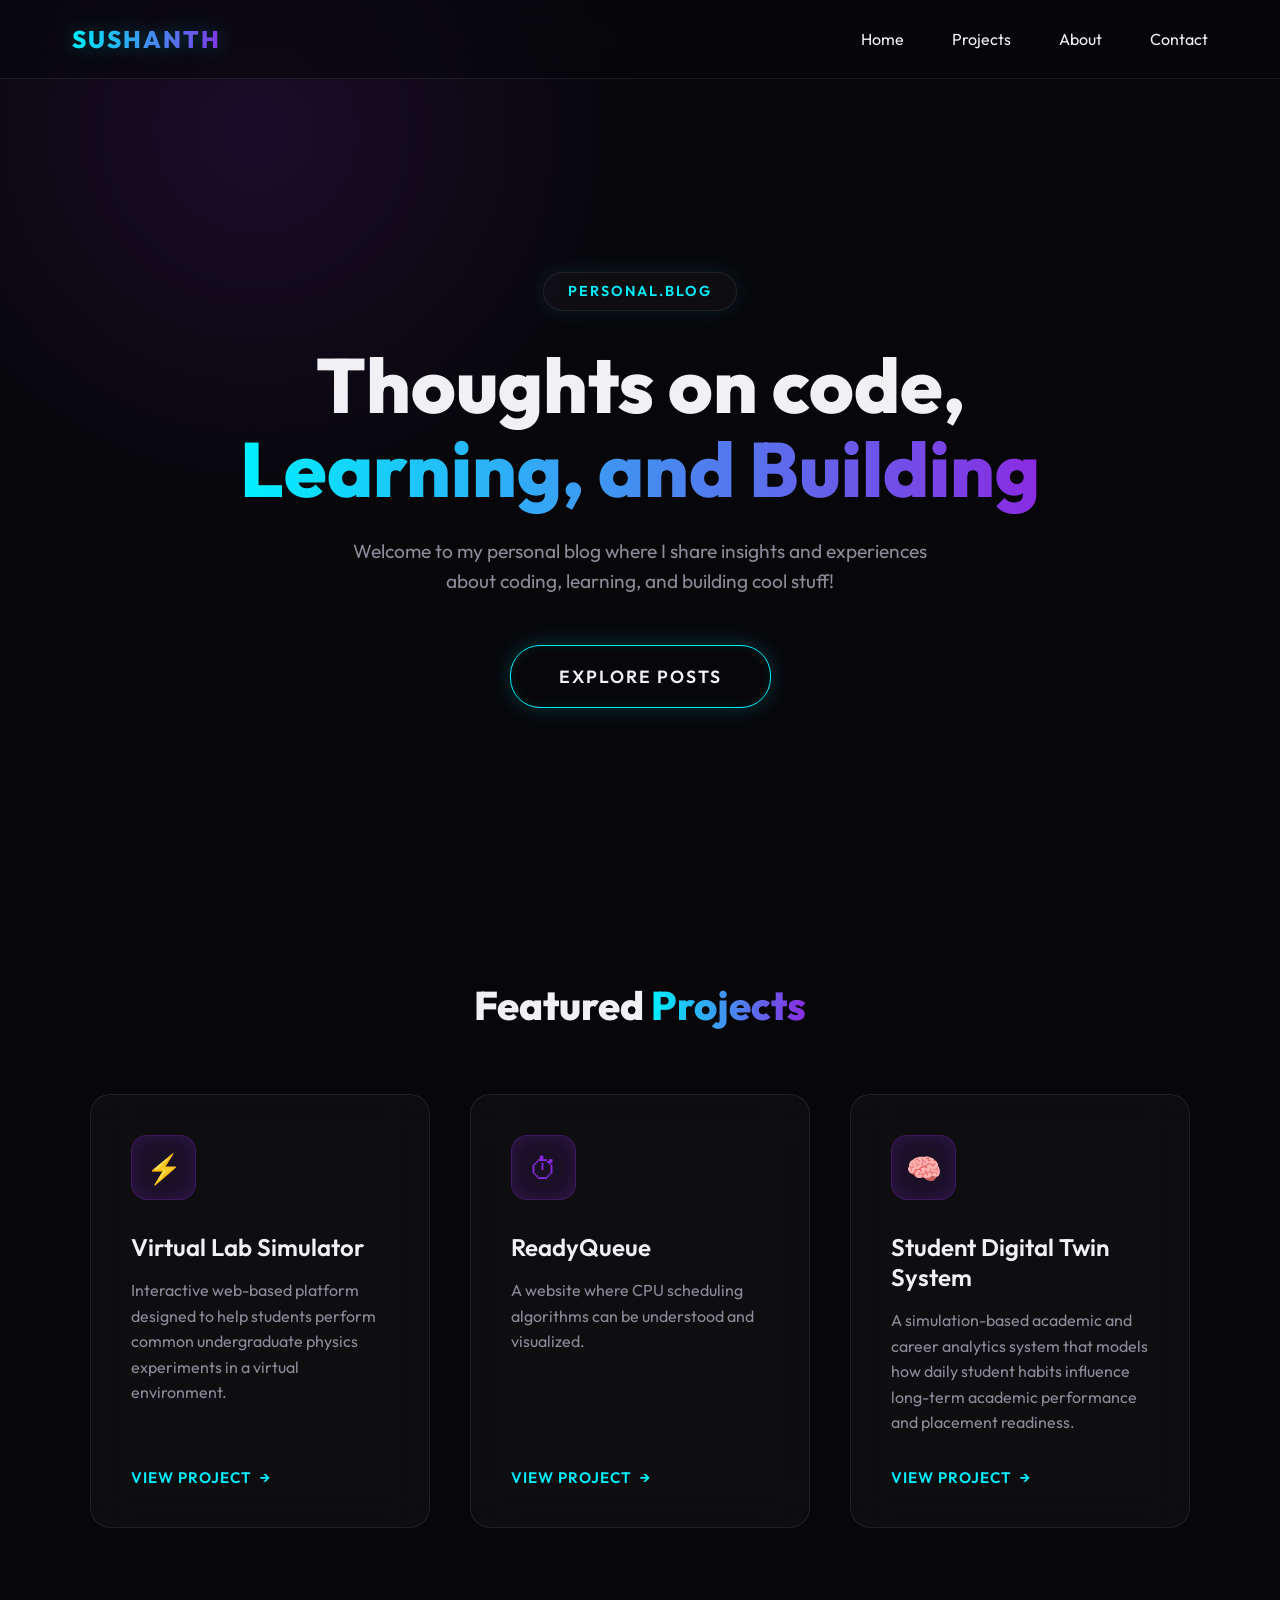
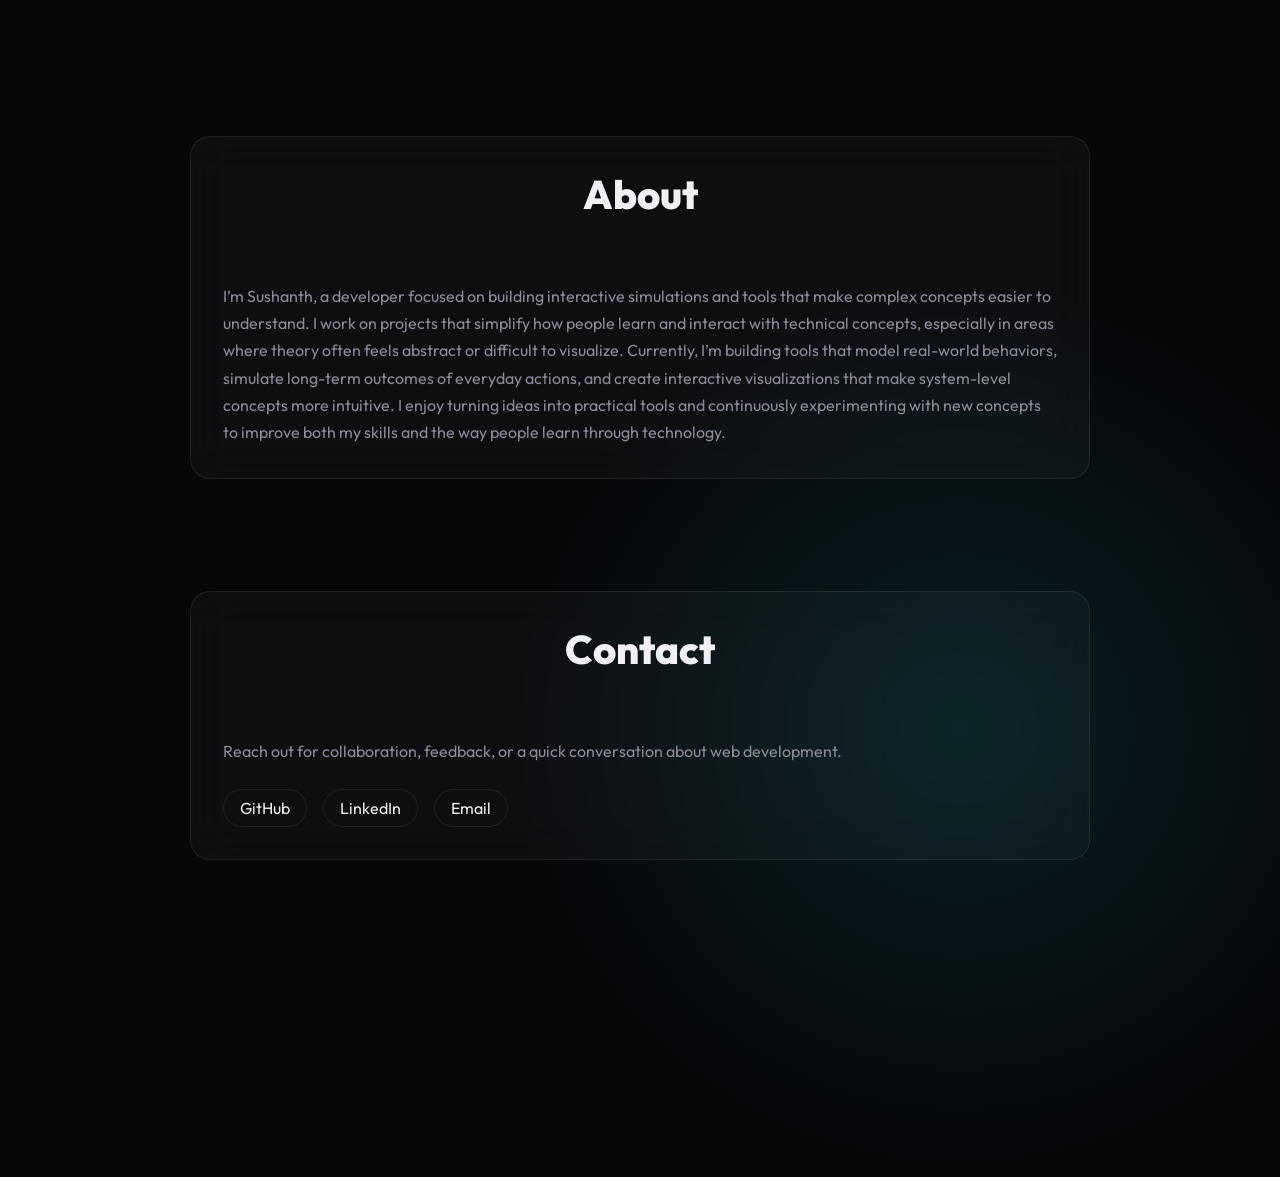
<file: index.html>
<!DOCTYPE html>
<html lang="en">
<head>
    <meta charset="UTF-8">
    <meta name="viewport" content="width=device-width, initial-scale=1.0">
    <title>Sushanth | Personal Blog</title>
    <!-- Modern futuristic font: Outfit -->
    <link rel="preconnect" href="https://fonts.googleapis.com">
    <link rel="preconnect" href="https://fonts.gstatic.com" crossorigin>
    <link href="https://fonts.googleapis.com/css2?family=Outfit:wght@300;400;600;800&display=swap" rel="stylesheet">
    <style>
        :root {
            --bg-dark: #07070a;
            --text-light: #f0f0f5;
            --text-muted: #8b8b99;
            --neon-blue: #00f0ff;
            --neon-purple: #8a2be2;
            /* Glassmorphism Variables */
            --glass-bg: rgba(255, 255, 255, 0.03);
            --glass-border: rgba(255, 255, 255, 0.08);
            --glow-gradient: linear-gradient(90deg, var(--neon-blue), var(--neon-purple));
        }

        * {
            margin: 0;
            padding: 0;
            box-sizing: border-box;
        }

        body {
            font-family: 'Outfit', sans-serif;
            background-color: var(--bg-dark);
            color: var(--text-light);
            min-height: 100vh;
            overflow-x: hidden;
            display: flex;
            flex-direction: column;
            align-items: center;
            position: relative;
        }

        /* Ambient Background Glows */
        body::before {
            content: '';
            position: absolute;
            top: -10%;
            left: -10%;
            width: 60vw;
            height: 60vw;
            border-radius: 50%;
            background: radial-gradient(circle, rgba(138, 43, 226, 0.15) 0%, rgba(0, 0, 0, 0) 70%);
            z-index: -1;
            pointer-events: none;
        }

        body::after {
            content: '';
            position: absolute;
            bottom: -10%;
            right: -10%;
            width: 70vw;
            height: 70vw;
            border-radius: 50%;
            background: radial-gradient(circle, rgba(0, 240, 255, 0.1) 0%, rgba(0, 0, 0, 0) 70%);
            z-index: -1;
            pointer-events: none;
        }

        a {
            text-decoration: none;
            color: inherit;
        }

        .container {
            width: 100%;
            max-width: 1200px;
            padding: 0 2rem;
            display: flex;
            flex-direction: column;
            align-items: center;
        }

        /* --- Navbar --- */
        nav {
            width: 100%;
            padding: 1.5rem 0;
            display: flex;
            justify-content: space-between;
            align-items: center;
            position: fixed;
            top: 0;
            z-index: 100;
            backdrop-filter: blur(16px);
            -webkit-backdrop-filter: blur(16px);
            background: rgba(7, 7, 10, 0.6);
            border-bottom: 1px solid var(--glass-border);
        }

        .nav-container {
            width: 100%;
            max-width: 1200px;
            margin: 0 auto;
            padding: 0 2rem;
            display: flex;
            justify-content: space-between;
            align-items: center;
        }

        .logo {
            font-size: 1.5rem;
            font-weight: 800;
            letter-spacing: 2px;
            text-transform: uppercase;
            background: var(--glow-gradient);
            -webkit-background-clip: text; /* Ensures gradient only applies to text */
            background-clip: text;
            color: transparent;
            text-shadow: 0 0 20px rgba(0, 240, 255, 0.3);
        }

        .nav-links {
            display: flex;
            gap: 3rem;
        }

        .menu-toggle {
            display: none;
            background: transparent;
            border: 1px solid var(--glass-border);
            color: var(--text-light);
            border-radius: 8px;
            padding: 0.4rem 0.7rem;
            font-size: 1rem;
            cursor: pointer;
        }

        .nav-links a {
            font-size: 1rem;
            font-weight: 400;
            color: var(--text-light);
            transition: all 0.3s ease;
            position: relative;
        }

        .nav-links a:hover {
            color: var(--neon-blue);
            text-shadow: 0 0 10px rgba(0, 240, 255, 0.6);
        }

        /* Glow underline effect on hover */
        .nav-links a::after {
            content: '';
            position: absolute;
            bottom: -6px;
            left: 0;
            width: 0;
            height: 2px;
            background: var(--glow-gradient);
            transition: width 0.3s ease;
            box-shadow: 0 0 10px var(--neon-purple);
        }

        .nav-links a:hover::after {
            width: 100%;
        }

        /* --- Hero Section --- */
        .hero {
            min-height: 100vh;
            display: flex;
            flex-direction: column;
            justify-content: center;
            align-items: center;
            text-align: center;
            padding-top: 80px; /* offset for fixed navbar */
        }

        .hero-badge {
            background: var(--glass-bg);
            border: 1px solid var(--glass-border);
            padding: 0.6rem 1.5rem;
            border-radius: 30px;
            backdrop-filter: blur(10px);
            font-size: 0.9rem;
            font-weight: 600;
            letter-spacing: 2px;
            margin-bottom: 2rem;
            color: var(--neon-blue);
            box-shadow: 0 0 20px rgba(0, 240, 255, 0.1);
            text-transform: uppercase;
        }

        .hero h1 {
            font-size: clamp(3rem, 6vw, 5rem);
            line-height: 1.1;
            font-weight: 800;
            margin-bottom: 1.5rem;
        }

        .text-gradient {
            background: var(--glow-gradient);
            -webkit-background-clip: text;
            background-clip: text;
            color: transparent;
        }

        .hero p {
            font-size: 1.2rem;
            color: var(--text-muted);
            max-width: 600px;
            margin-bottom: 3rem;
            line-height: 1.6;
        }

        /* CTA Button */
        .btn {
            display: inline-block;
            padding: 1.2rem 3rem;
            font-size: 1.1rem;
            font-weight: 600;
            border-radius: 30px;
            background: transparent;
            color: var(--text-light);
            border: 1px solid var(--neon-blue);
            position: relative;
            overflow: hidden;
            transition: all 0.4s ease;
            cursor: pointer;
            z-index: 1;
            text-transform: uppercase;
            letter-spacing: 2px;
            box-shadow: 0 0 20px rgba(0, 240, 255, 0.2), inset 0 0 10px rgba(0, 240, 255, 0.1);
        }

        .btn::before {
            content: '';
            position: absolute;
            top: 0;
            left: 0;
            width: 0;
            height: 100%;
            background: var(--glow-gradient);
            z-index: -1;
            transition: width 0.4s ease;
        }

        .btn:hover {
            border-color: transparent;
            box-shadow: 0 0 30px rgba(138, 43, 226, 0.6);
            color: #fff;
        }

        .btn:hover::before {
            width: 100%;
        }

        /* --- Projects Section --- */
        .projects-section {
            width: 100%;
            padding: 5rem 0 10rem;
            display: flex;
            flex-direction: column;
            align-items: center;
        }

        .info-section {
            width: 100%;
            padding: 3rem 0;
        }

        .info-wrap {
            width: 100%;
            max-width: 900px;
            margin: 0 auto;
            background: var(--glass-bg);
            border: 1px solid var(--glass-border);
            border-radius: 20px;
            padding: 2rem;
            backdrop-filter: blur(20px);
            -webkit-backdrop-filter: blur(20px);
        }

        .info-wrap p {
            margin-top: 1rem;
            line-height: 1.7;
            color: var(--text-muted);
        }

        .contact-links {
            margin-top: 1.5rem;
            display: flex;
            flex-wrap: wrap;
            gap: 1rem;
        }

        .contact-links a {
            border: 1px solid var(--glass-border);
            border-radius: 999px;
            padding: 0.5rem 1rem;
            color: var(--text-light);
            transition: all 0.3s ease;
        }

        .contact-links a:hover {
            color: var(--neon-blue);
            border-color: rgba(0, 240, 255, 0.45);
        }

        .section-title {
            text-align: center;
            font-size: 2.5rem;
            margin-bottom: 4rem;
            font-weight: 800;
        }

        .projects-grid {
            display: grid;
            grid-template-columns: repeat(auto-fit, minmax(320px, 1fr));
            gap: 2.5rem;
            width: 100%;
            max-width: 1100px;
        }

        .card-link-wrap {
            display: flex;
            width: 100%;
            color: inherit;
        }

        /* Project Cards wrapper */
        .card {
            background: var(--glass-bg);
            border: 1px solid var(--glass-border);
            border-radius: 20px;
            padding: 2.5rem;
            backdrop-filter: blur(20px);
            -webkit-backdrop-filter: blur(20px);
            transition: all 0.4s cubic-bezier(0.175, 0.885, 0.32, 1.275);
            position: relative;
            overflow: hidden;
            display: flex;
            flex-direction: column;
            width: 100%;
            min-height: 360px;
        }

        /* Glossy shine effect */
        .card::before {
            content: '';
            position: absolute;
            top: 0;
            left: -100%;
            width: 50%;
            height: 100%;
            background: linear-gradient(
                90deg,
                transparent,
                rgba(255, 255, 255, 0.04),
                transparent
            );
            transform: skewX(-20deg);
            transition: left 0.7s ease;
        }

        .card:hover {
            transform: translateY(-6px) scale(1.02);
            border-color: rgba(255, 255, 255, 0.15);
            background: rgba(255, 255, 255, 0.05);
            box-shadow: 0 20px 40px rgba(0, 0, 0, 0.5),
                        0 0 40px rgba(0, 240, 255, 0.15);
        }

        .card:hover::before {
            left: 200%;
        }

        .card-icon {
            width: 65px;
            height: 65px;
            border-radius: 16px;
            background: rgba(138, 43, 226, 0.1);
            display: flex;
            align-items: center;
            justify-content: center;
            margin-bottom: 2rem;
            border: 1px solid rgba(138, 43, 226, 0.3);
            color: var(--neon-purple);
            font-size: 1.8rem;
            box-shadow: inset 0 0 20px rgba(138, 43, 226, 0.2);
            transition: transform 0.3s ease, box-shadow 0.3s ease;
        }

        .card:nth-child(2) .card-icon {
            background: rgba(0, 240, 255, 0.1);
            border-color: rgba(0, 240, 255, 0.3);
            color: var(--neon-blue);
            box-shadow: inset 0 0 20px rgba(0, 240, 255, 0.2);
        }

        .card:nth-child(3) .card-icon {
            background: rgba(255, 0, 255, 0.1);
            border-color: rgba(255, 0, 255, 0.3);
            color: #ff00ff;
            box-shadow: inset 0 0 20px rgba(255, 0, 255, 0.2);
        }

        .card:hover .card-icon {
            transform: scale(1.1);
        }

        .card-title {
            font-size: 1.5rem;
            font-weight: 600;
            margin-bottom: 1rem;
            color: var(--text-light);
        }

        .card-desc {
            color: var(--text-muted);
            line-height: 1.6;
            margin-bottom: 2rem;
            flex-grow: 1; /* Pushes the link to the bottom */
        }

        .card-link {
            font-size: 0.95rem;
            font-weight: 600;
            text-transform: uppercase;
            letter-spacing: 1px;
            color: var(--neon-blue);
            display: inline-flex;
            align-items: center;
            gap: 0.5rem;
            transition: all 0.3s ease;
            margin-top: auto;
        }

        .card-link span {
            transition: transform 0.3s ease;
        }

        .card-link:hover {
            gap: 0.8rem;
            color: #fff;
            text-shadow: 0 0 10px rgba(0, 240, 255, 0.8);
        }

        .card-link:hover span {
            transform: translateX(5px);
        }

        .info-section {
            margin-bottom: 1rem;
        }

        /* Responsive */
        @media (max-width: 768px) {
            .menu-toggle {
                display: inline-block;
            }

            .nav-links {
                display: none; /* simple mobile version */
                position: absolute;
                top: 100%;
                left: 0;
                right: 0;
                padding: 1rem 2rem;
                background: rgba(7, 7, 10, 0.95);
                border-bottom: 1px solid var(--glass-border);
                flex-direction: column;
                gap: 1rem;
            }

            .nav-links.is-open {
                display: flex;
            }

            .hero p {
                font-size: 1rem;
            }

            .info-wrap {
                padding: 1.3rem;
            }

            .card {
                min-height: 320px;
            }
        }
    </style>
</head>
<body>

    <!-- Navigation Bar -->
    <nav aria-label="Primary navigation">
        <div class="nav-container">
            <a href="#" class="logo">Sushanth</a>
            <button
                class="menu-toggle"
                type="button"
                aria-expanded="false"
                aria-controls="primary-nav-links"
                data-menu-toggle
            >
                Menu
            </button>
            <div class="nav-links" id="primary-nav-links" data-nav-links>
                <a href="#home">Home</a>
                <a href="#posts">Projects</a>
                <a href="#about">About</a>
                <a href="#contact">Contact</a>
            </div>
        </div>
    </nav>

    <main class="container" id="home">
        <!-- Hero Section -->
        <header class="hero">
            <div class="hero-badge">PERSONAL.BLOG</div>
            <h1>Thoughts on code,<br><span class="text-gradient">Learning, and Building</span></h1>
            <p>Welcome to my personal blog where I share insights and experiences about coding, learning, and building cool stuff!</p>
            <a href="#posts" class="btn">Explore Posts</a>
        </header>

        <!-- Projects Section -->
        <section class="projects-section" id="posts" data-reveal>
            <h2 class="section-title">Featured <span class="text-gradient">Projects</span></h2>
            
            <div class="projects-grid">
                <!-- Card 1 -->
                <a href="virtual-lab.html" class="card-link-wrap" aria-label="Open Virtual Lab Simulator project">
                    <article class="card" data-reveal>
                        <div class="card-icon">⚡</div>
                        <h3 class="card-title">Virtual Lab Simulator</h3>
                        <p class="card-desc">Interactive web-based platform designed to help students perform common undergraduate physics experiments in a virtual environment.</p>
                        <p class="card-link">View Project <span>→</span></p>
                    </article>
                </a>

                <!-- Card 2 -->
                <a href="ready-queue.html" class="card-link-wrap" aria-label="Open ReadyQueue project">
                    <article class="card" data-reveal>
                        <div class="card-icon">⏱</div>
                        <h3 class="card-title">ReadyQueue</h3>
                        <p class="card-desc">A website where CPU scheduling algorithms can be understood and visualized.</p>
                        <p class="card-link">View Project <span>→</span></p>
                    </article>
                </a>

                <!-- Card 3 -->
                <a href="student-digital-twin.html" class="card-link-wrap" aria-label="Open Student Digital Twin System project">
                    <article class="card" data-reveal>
                        <div class="card-icon">🧠</div>
                        <h3 class="card-title">Student Digital Twin System</h3>
                        <p class="card-desc">A simulation-based academic and career analytics system that models how daily student habits influence long-term academic performance and placement readiness.</p>
                        <p class="card-link">View Project <span>→</span></p>
                    </article>
                </a>

                <!-- Card 4 -->
                <!-- <div class="card" data-reveal>
                    <div class="card-icon">💬</div>
                    <h3 class="card-title">Terminal Chat Application</h3>
                    <p class="card-desc">Real-time terminal-based chat system using socket programming for client-server communication.</p>
                    <a href="#" class="card-link">View Project <span>→</span></a>
                </div> -->

                <!-- Card 5 -->
                <!-- <div class="card" data-reveal>
                    <div class="card-icon">🐍</div>
                    <h3 class="card-title">Snake Species Identifier (Coming Soon)</h3>
                    <p class="card-desc">AI-powered image classification system to identify snake species using computer vision.</p>
                    <a href="#" class="card-link">View Project <span>→</span></a>
                </div> -->
            </div>
        </section>

        <section class="info-section" id="about" data-reveal>
            <div class="info-wrap">
                <h2 class="section-title">About</h2>
                <p>
                    I’m Sushanth, a developer focused on building interactive simulations and tools that make complex concepts easier to understand.

                    I work on projects that simplify how people learn and interact with technical concepts, especially in areas where theory often feels abstract or difficult to visualize.

                    Currently, I’m building tools that model real-world behaviors, simulate long-term outcomes of everyday actions, and create interactive visualizations that make system-level concepts more intuitive.

                    I enjoy turning ideas into practical tools and continuously experimenting with new concepts to improve both my skills and the way people learn through technology.

                </p>
            </div>
        </section>

        <section class="info-section" id="contact" data-reveal>
            <div class="info-wrap">
                <h2 class="section-title">Contact</h2>
                <p>Reach out for collaboration, feedback, or a quick conversation about web development.</p>
                <div class="contact-links">
                    <a href="https://github.com/sushxnth17" target="_blank" rel="noopener noreferrer">GitHub</a>
                    <a href="https://www.linkedin.com/in/sushanth17/" target="_blank" rel="noopener noreferrer">LinkedIn</a>
                    <a href="mailto:sushanth0951s@gmail.com">Email</a>
                </div>
            </div>
        </section>
    </main>

    <script src="script.js" defer></script>

</body>
</html>
</file>
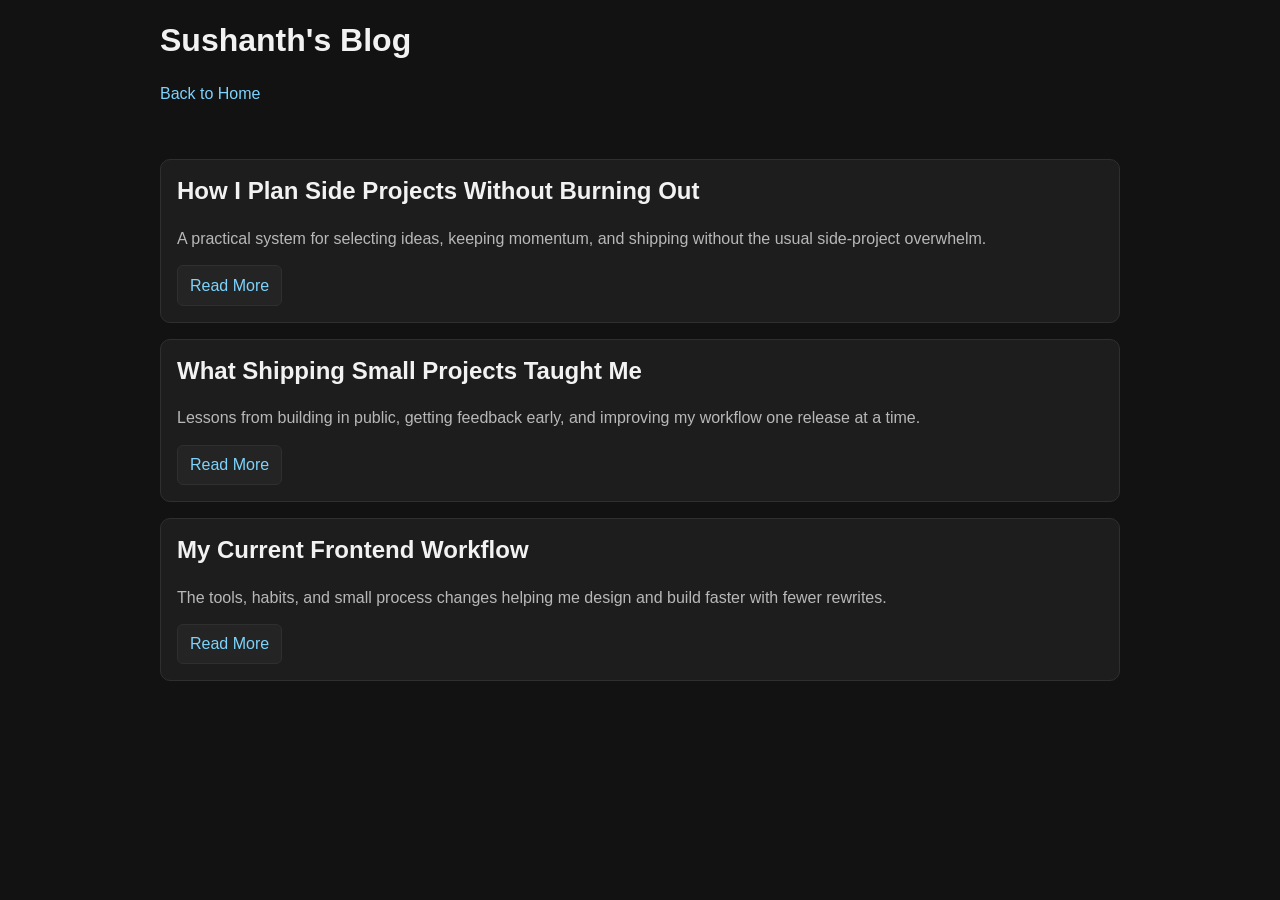
<file: blog.html>
<!DOCTYPE html>
<html lang="en">
<head>
	<meta charset="UTF-8">
	<meta name="viewport" content="width=device-width, initial-scale=1.0">
	<title>Sushanth's Blog</title>
	<link rel="stylesheet" href="style.css">
</head>
<body>
	<header class="page-header">
		<h1>Sushanth's Blog</h1>
		<nav class="page-nav" aria-label="Blog navigation">
			<a href="index.html">Back to Home</a>
		</nav>
	</header>

	<main>
		<section class="blog-list" aria-label="Blog posts">
			<article class="blog-card" data-reveal>
				<h2>How I Plan Side Projects Without Burning Out</h2>
				<p>
					A practical system for selecting ideas, keeping momentum, and shipping
					without the usual side-project overwhelm.
				</p>
				<a class="read-more" href="post.html">Read More</a>
			</article>

			<article class="blog-card" data-reveal>
				<h2>What Shipping Small Projects Taught Me</h2>
				<p>
					Lessons from building in public, getting feedback early, and improving
					my workflow one release at a time.
				</p>
				<a class="read-more" href="post.html">Read More</a>
			</article>

			<article class="blog-card" data-reveal>
				<h2>My Current Frontend Workflow</h2>
				<p>
					The tools, habits, and small process changes helping me design and build
					faster with fewer rewrites.
				</p>
				<a class="read-more" href="post.html">Read More</a>
			</article>
		</section>
	</main>
	<script src="script.js" defer></script>
</body>
</html>
</file>
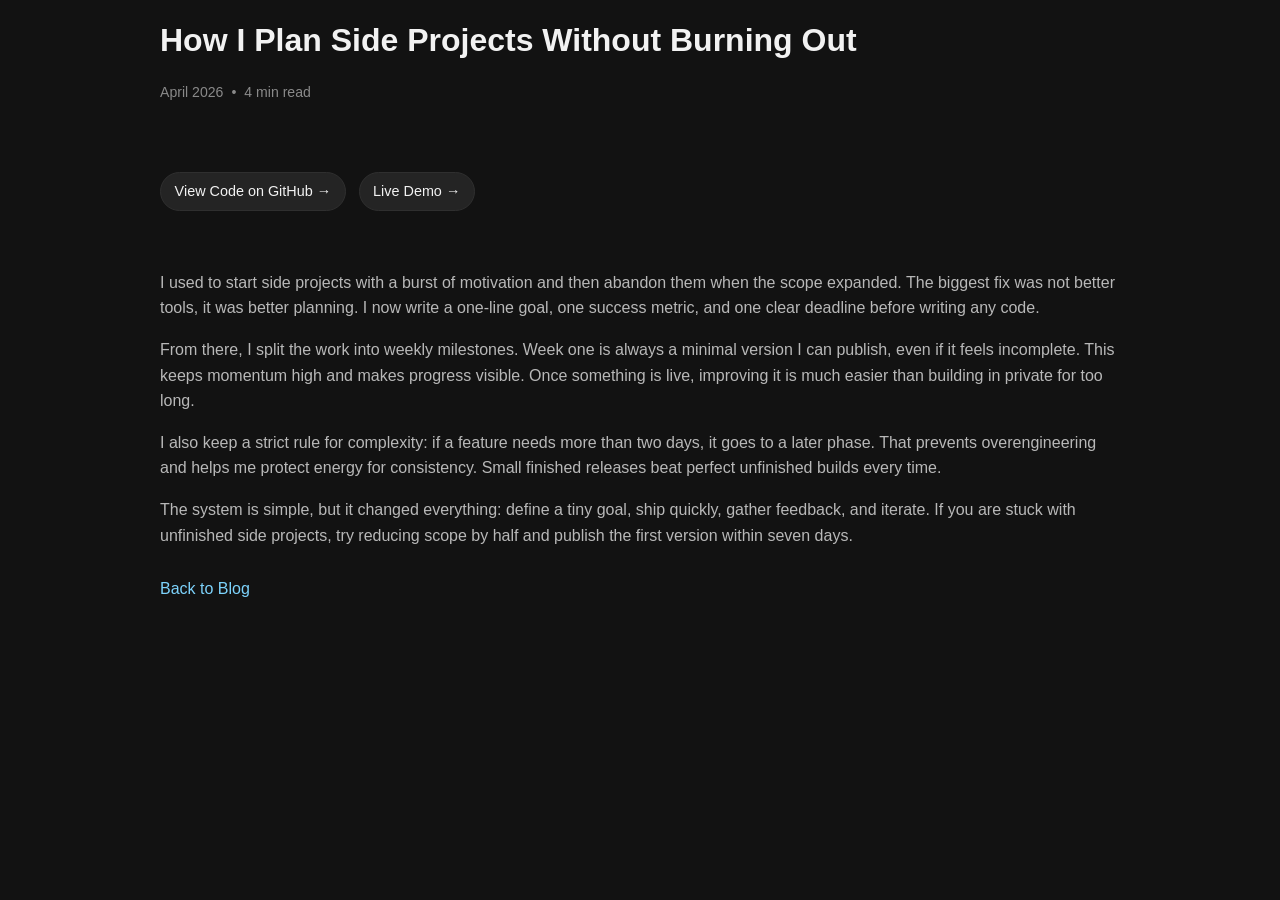
<file: post.html>
<!DOCTYPE html>
<html lang="en">
<head>
	<meta charset="UTF-8">
	<meta name="viewport" content="width=device-width, initial-scale=1.0">
	<title>How I Plan Side Projects Without Burning Out | Sushanth's Blog</title>
	<link rel="stylesheet" href="style.css">
</head>
<body>
	<header class="post-header">
		<h1>How I Plan Side Projects Without Burning Out</h1>
		<p class="post-meta">
			<time datetime="2026-04">April 2026</time>
			<span aria-hidden="true">•</span>
			<span>4 min read</span>
		</p>
	</header>

	<section class="project-links" aria-label="Project links">
		<a href="https://github.com/sushxnth17" target="_blank" rel="noopener noreferrer">View Code on GitHub &rarr;</a>
		<a href="#" aria-disabled="true">Live Demo &rarr;</a>
	</section>

	<main>
		<article class="post-content" data-reveal>
			<p>
				I used to start side projects with a burst of motivation and then abandon
				them when the scope expanded. The biggest fix was not better tools,
				it was better planning. I now write a one-line goal, one success metric,
				and one clear deadline before writing any code.
			</p>

			<p>
				From there, I split the work into weekly milestones. Week one is always
				a minimal version I can publish, even if it feels incomplete. This keeps
				momentum high and makes progress visible. Once something is live, improving
				it is much easier than building in private for too long.
			</p>

			<p>
				I also keep a strict rule for complexity: if a feature needs more than two
				days, it goes to a later phase. That prevents overengineering and helps me
				protect energy for consistency. Small finished releases beat perfect
				unfinished builds every time.
			</p>

			<p>
				The system is simple, but it changed everything: define a tiny goal, ship
				quickly, gather feedback, and iterate. If you are stuck with unfinished
				side projects, try reducing scope by half and publish the first version
				within seven days.
			</p>
		</article>
	</main>

	<footer class="post-footer">
		<p><a href="blog.html">Back to Blog</a></p>
	</footer>
	<script src="script.js" defer></script>
</body>
</html>
</file>
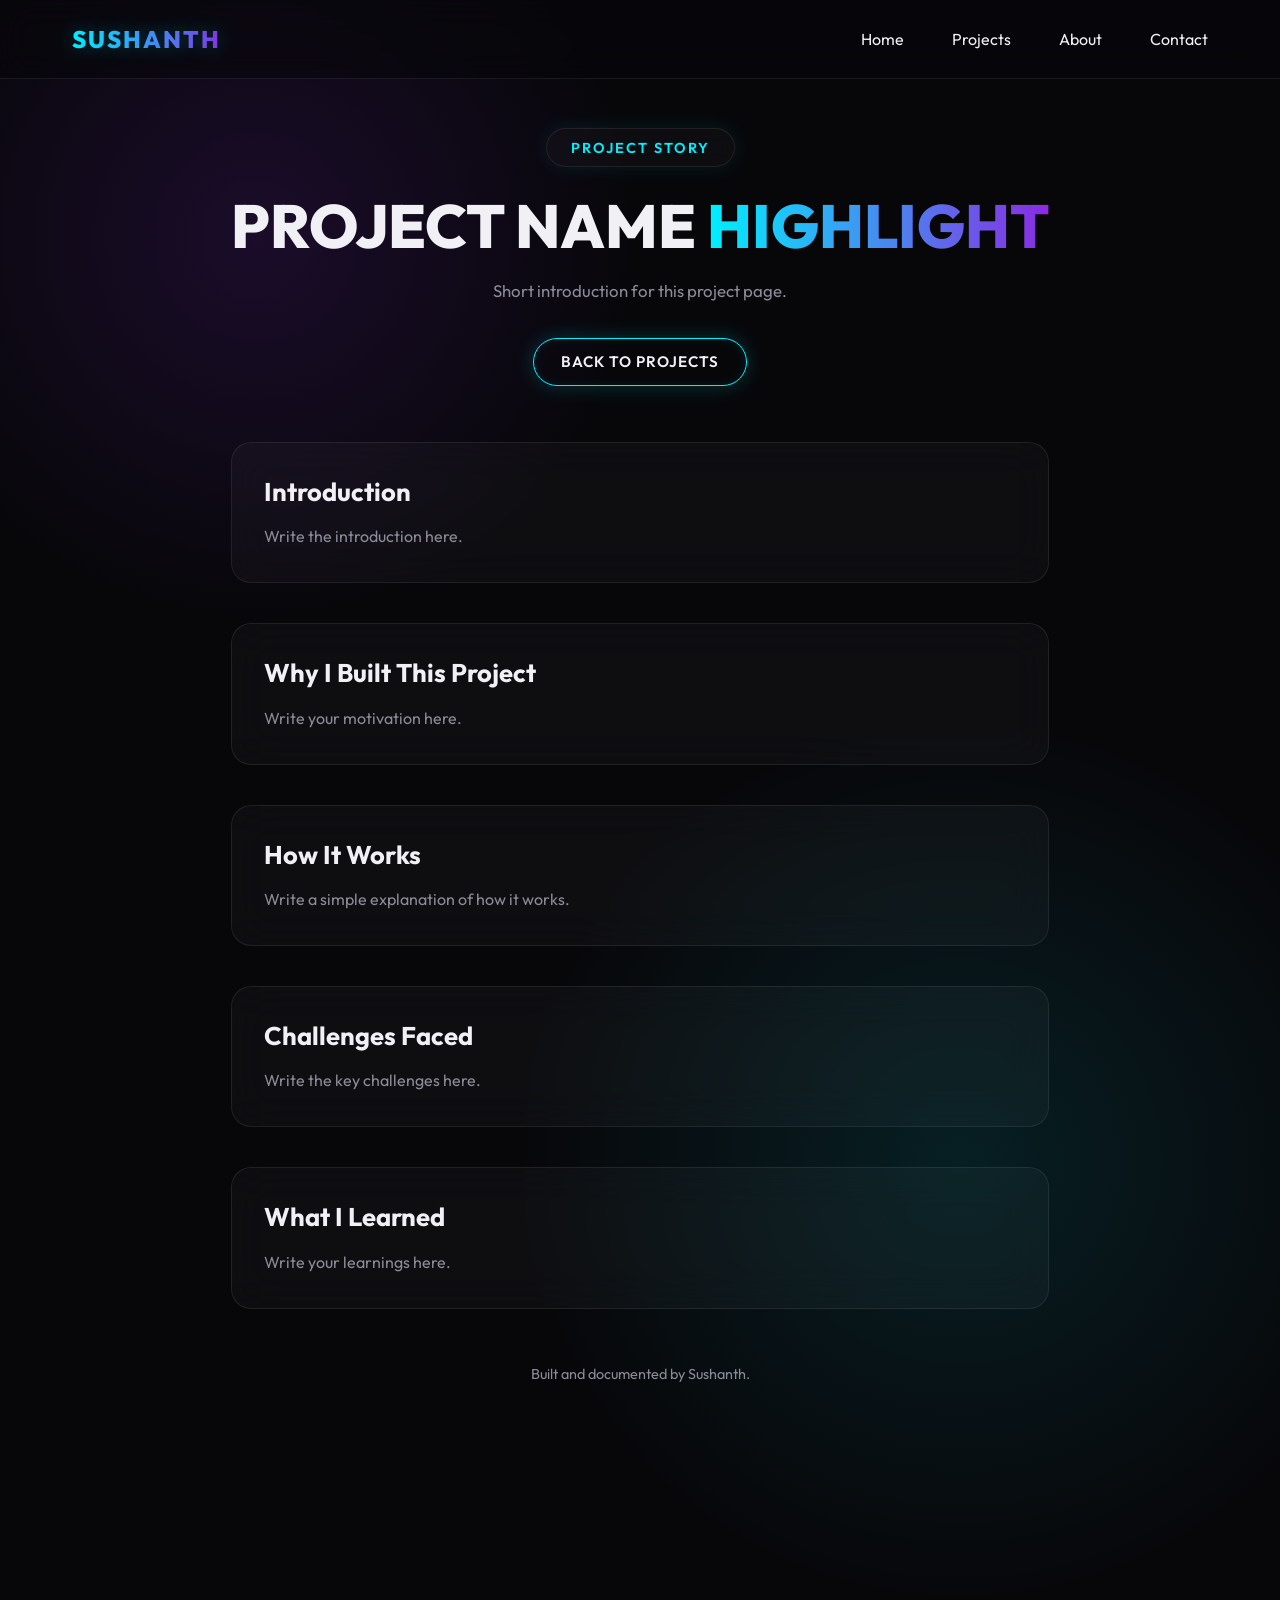
<file: project-template.html>
<!DOCTYPE html>
<html lang="en">
<head>
    <meta charset="UTF-8">
    <meta name="viewport" content="width=device-width, initial-scale=1.0">
    <title>PROJECT TITLE HERE</title>
    <link rel="preconnect" href="https://fonts.googleapis.com">
    <link rel="preconnect" href="https://fonts.gstatic.com" crossorigin>
    <link href="https://fonts.googleapis.com/css2?family=Outfit:wght@300;400;600;800&display=swap" rel="stylesheet">
    <link rel="stylesheet" href="project-page.css">
</head>
<body>
    <nav aria-label="Primary navigation">
        <div class="nav-container">
            <a href="index.html" class="logo">Sushanth</a>
            <button
                class="menu-toggle"
                type="button"
                aria-expanded="false"
                aria-controls="primary-nav-links"
                data-menu-toggle
            >
                Menu
            </button>
            <div class="nav-links" id="primary-nav-links" data-nav-links>
                <a href="index.html#home">Home</a>
                <a href="index.html#posts">Projects</a>
                <a href="index.html#about">About</a>
                <a href="index.html#contact">Contact</a>
            </div>
        </div>
    </nav>

    <main class="container post-page" id="top">
        <article>
            <header data-reveal>
                <div class="hero-badge">Project Story</div>
                <h1 class="post-title">PROJECT NAME <span class="text-gradient">HIGHLIGHT</span></h1>
                <p class="post-intro">
                    Short introduction for this project page.
                </p>
                <a href="index.html#posts" class="btn">Back to Projects</a>
            </header>

            <section class="info-section" data-reveal>
                <div class="info-wrap">
                    <h2>Introduction</h2>
                    <p>Write the introduction here.</p>
                </div>
            </section>

            <section class="info-section" data-reveal>
                <div class="info-wrap">
                    <h2>Why I Built This Project</h2>
                    <p>Write your motivation here.</p>
                </div>
            </section>

            <section class="info-section" data-reveal>
                <div class="info-wrap">
                    <h2>How It Works</h2>
                    <p>Write a simple explanation of how it works.</p>
                </div>
            </section>

            <section class="info-section" data-reveal>
                <div class="info-wrap">
                    <h2>Challenges Faced</h2>
                    <p>Write the key challenges here.</p>
                </div>
            </section>

            <section class="info-section" data-reveal>
                <div class="info-wrap">
                    <h2>What I Learned</h2>
                    <p>Write your learnings here.</p>
                </div>
            </section>
        </article>

        <p class="footer-note">Built and documented by Sushanth.</p>
    </main>

    <script src="script.js" defer></script>
</body>
</html>
</file>
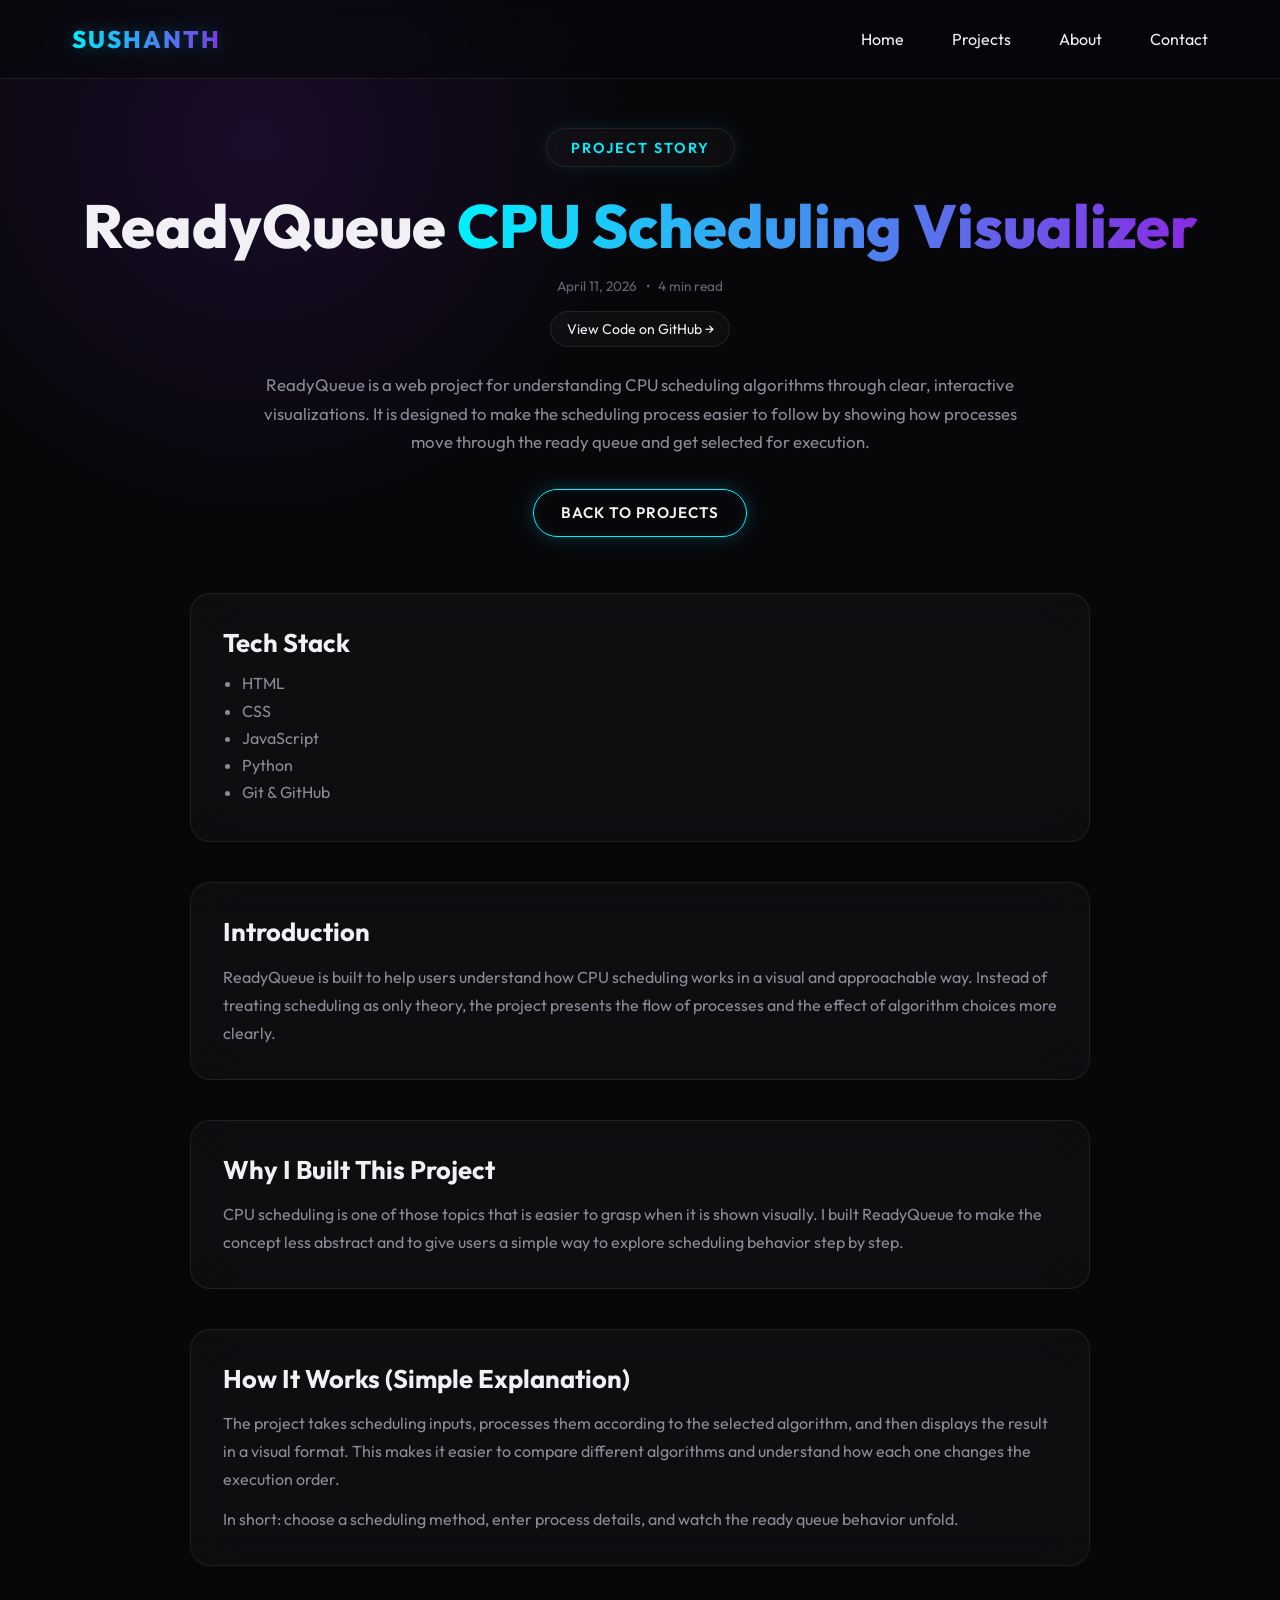
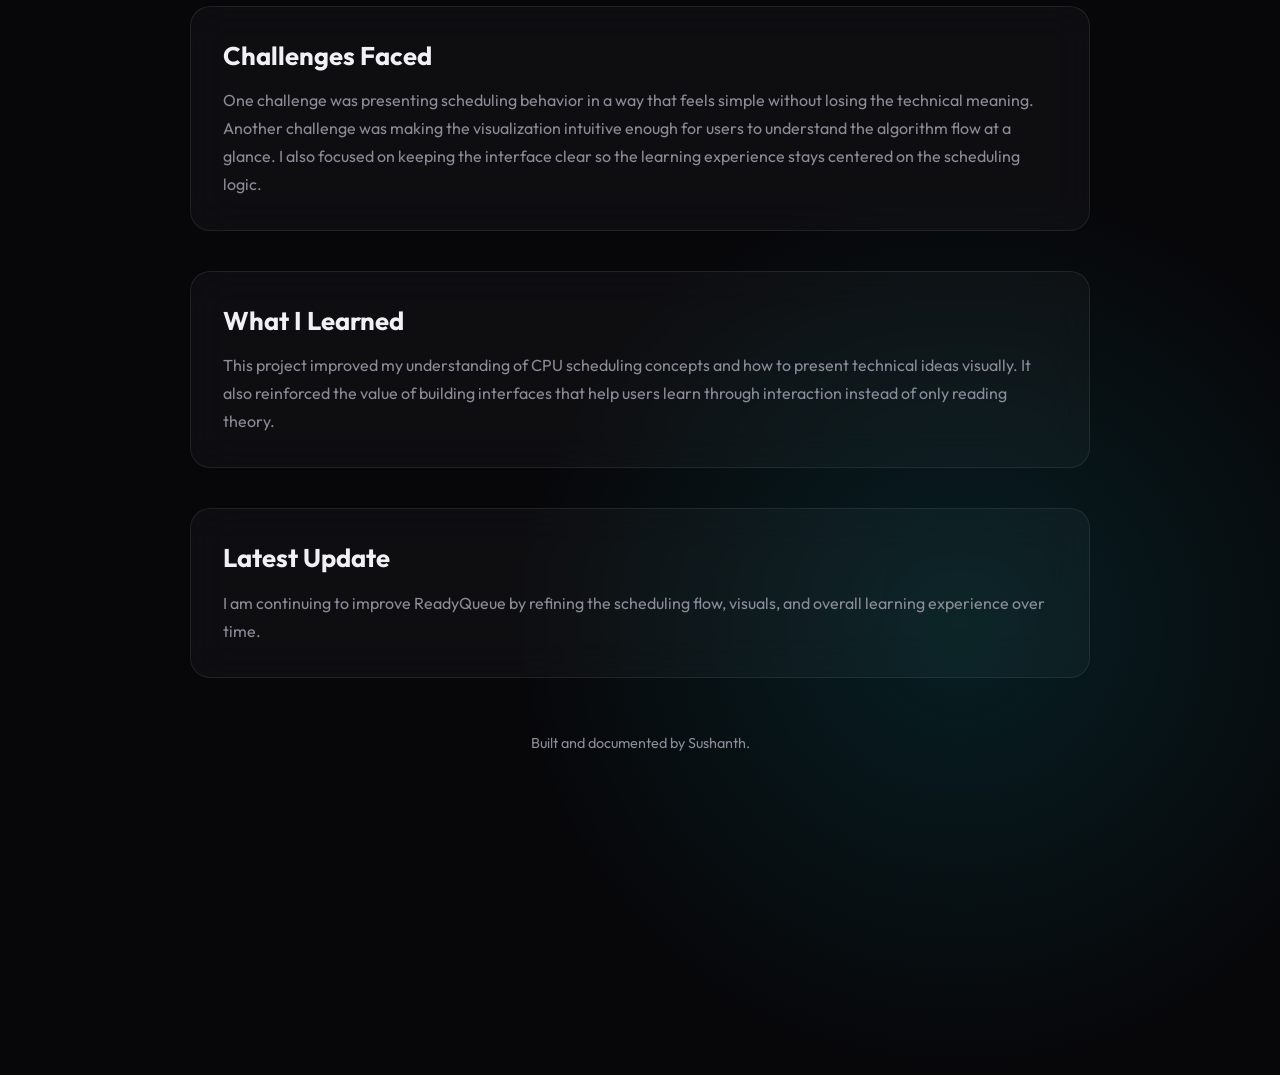
<file: ready-queue.html>
<!DOCTYPE html>
<html lang="en">
<head>
	<meta charset="UTF-8">
	<meta name="viewport" content="width=device-width, initial-scale=1.0">
	<title>ReadyQueue | Project Story</title>
	<link rel="preconnect" href="https://fonts.googleapis.com">
	<link rel="preconnect" href="https://fonts.gstatic.com" crossorigin>
	<link href="https://fonts.googleapis.com/css2?family=Outfit:wght@300;400;600;800&display=swap" rel="stylesheet">
	<link rel="stylesheet" href="project-page.css">
</head>
<body>
	<nav aria-label="Primary navigation">
		<div class="nav-container">
			<a href="index.html" class="logo">Sushanth</a>
			<button
				class="menu-toggle"
				type="button"
				aria-expanded="false"
				aria-controls="primary-nav-links"
				data-menu-toggle
			>
				Menu
			</button>
			<div class="nav-links" id="primary-nav-links" data-nav-links>
				<a href="index.html#home">Home</a>
				<a href="index.html#posts">Projects</a>
				<a href="index.html#about">About</a>
				<a href="index.html#contact">Contact</a>
			</div>
		</div>
	</nav>

	<main class="container post-page" id="top">
		<article>
			<header data-reveal>
				<div class="hero-badge">Project Story</div>
				<h1 class="post-title">ReadyQueue <span class="text-gradient">CPU Scheduling Visualizer</span></h1>
				<p class="post-meta">
					<time datetime="2026-04-11">April 11, 2026</time>
					<span aria-hidden="true">•</span>
					<span>4 min read</span>
				</p>
				<div class="project-links" aria-label="Project links">
					<a href="https://github.com/sushxnth17/readyQueue" target="_blank" rel="noopener noreferrer">View Code on GitHub &rarr;</a>
				</div>
				<p class="post-intro">
					ReadyQueue is a web project for understanding CPU scheduling algorithms through clear, interactive visualizations.
					It is designed to make the scheduling process easier to follow by showing how processes move through the ready queue and get selected for execution.
				</p>
				<a href="index.html#posts" class="btn">Back to Projects</a>
			</header>

			<section class="info-section" data-reveal>
				<div class="info-wrap">
					<h2>Tech Stack</h2>
					<ul class="tech-stack-list">
						<li>HTML</li>
						<li>CSS</li>
						<li>JavaScript</li>
						<li>Python</li>
						<li>Git & GitHub</li>
					</ul>
				</div>
			</section>

			<section class="info-section" data-reveal>
				<div class="info-wrap">
					<h2>Introduction</h2>
					<p>
						ReadyQueue is built to help users understand how CPU scheduling works in a visual and approachable way.
						Instead of treating scheduling as only theory, the project presents the flow of processes and the effect of algorithm choices more clearly.
					</p>
				</div>
			</section>

			<section class="info-section" data-reveal>
				<div class="info-wrap">
					<h2>Why I Built This Project</h2>
					<p>
						CPU scheduling is one of those topics that is easier to grasp when it is shown visually.
						I built ReadyQueue to make the concept less abstract and to give users a simple way to explore scheduling behavior step by step.
					</p>
				</div>
			</section>

			<section class="info-section" data-reveal>
				<div class="info-wrap">
					<h2>How It Works (Simple Explanation)</h2>
					<p>
						The project takes scheduling inputs, processes them according to the selected algorithm, and then displays the result in a visual format.
						This makes it easier to compare different algorithms and understand how each one changes the execution order.
					</p>
					<p>
						In short: choose a scheduling method, enter process details, and watch the ready queue behavior unfold.
					</p>
				</div>
			</section>

			<section class="info-section" data-reveal>
				<div class="info-wrap">
					<h2>Challenges Faced</h2>
					<p>
						One challenge was presenting scheduling behavior in a way that feels simple without losing the technical meaning.
						Another challenge was making the visualization intuitive enough for users to understand the algorithm flow at a glance.
						I also focused on keeping the interface clear so the learning experience stays centered on the scheduling logic.
					</p>
				</div>
			</section>

			<section class="info-section" data-reveal>
				<div class="info-wrap">
					<h2>What I Learned</h2>
					<p>
						This project improved my understanding of CPU scheduling concepts and how to present technical ideas visually.
						It also reinforced the value of building interfaces that help users learn through interaction instead of only reading theory.
					</p>
				</div>
			</section>

			<section class="info-section" data-reveal>
				<div class="info-wrap">
					<h2>Latest Update</h2>
					<p>
						I am continuing to improve ReadyQueue by refining the scheduling flow, visuals, and overall learning experience over time.
					</p>
				</div>
			</section>
		</article>

		<p class="footer-note">Built and documented by Sushanth.</p>
	</main>

	<script src="script.js" defer></script>
</body>
</html>
</file>
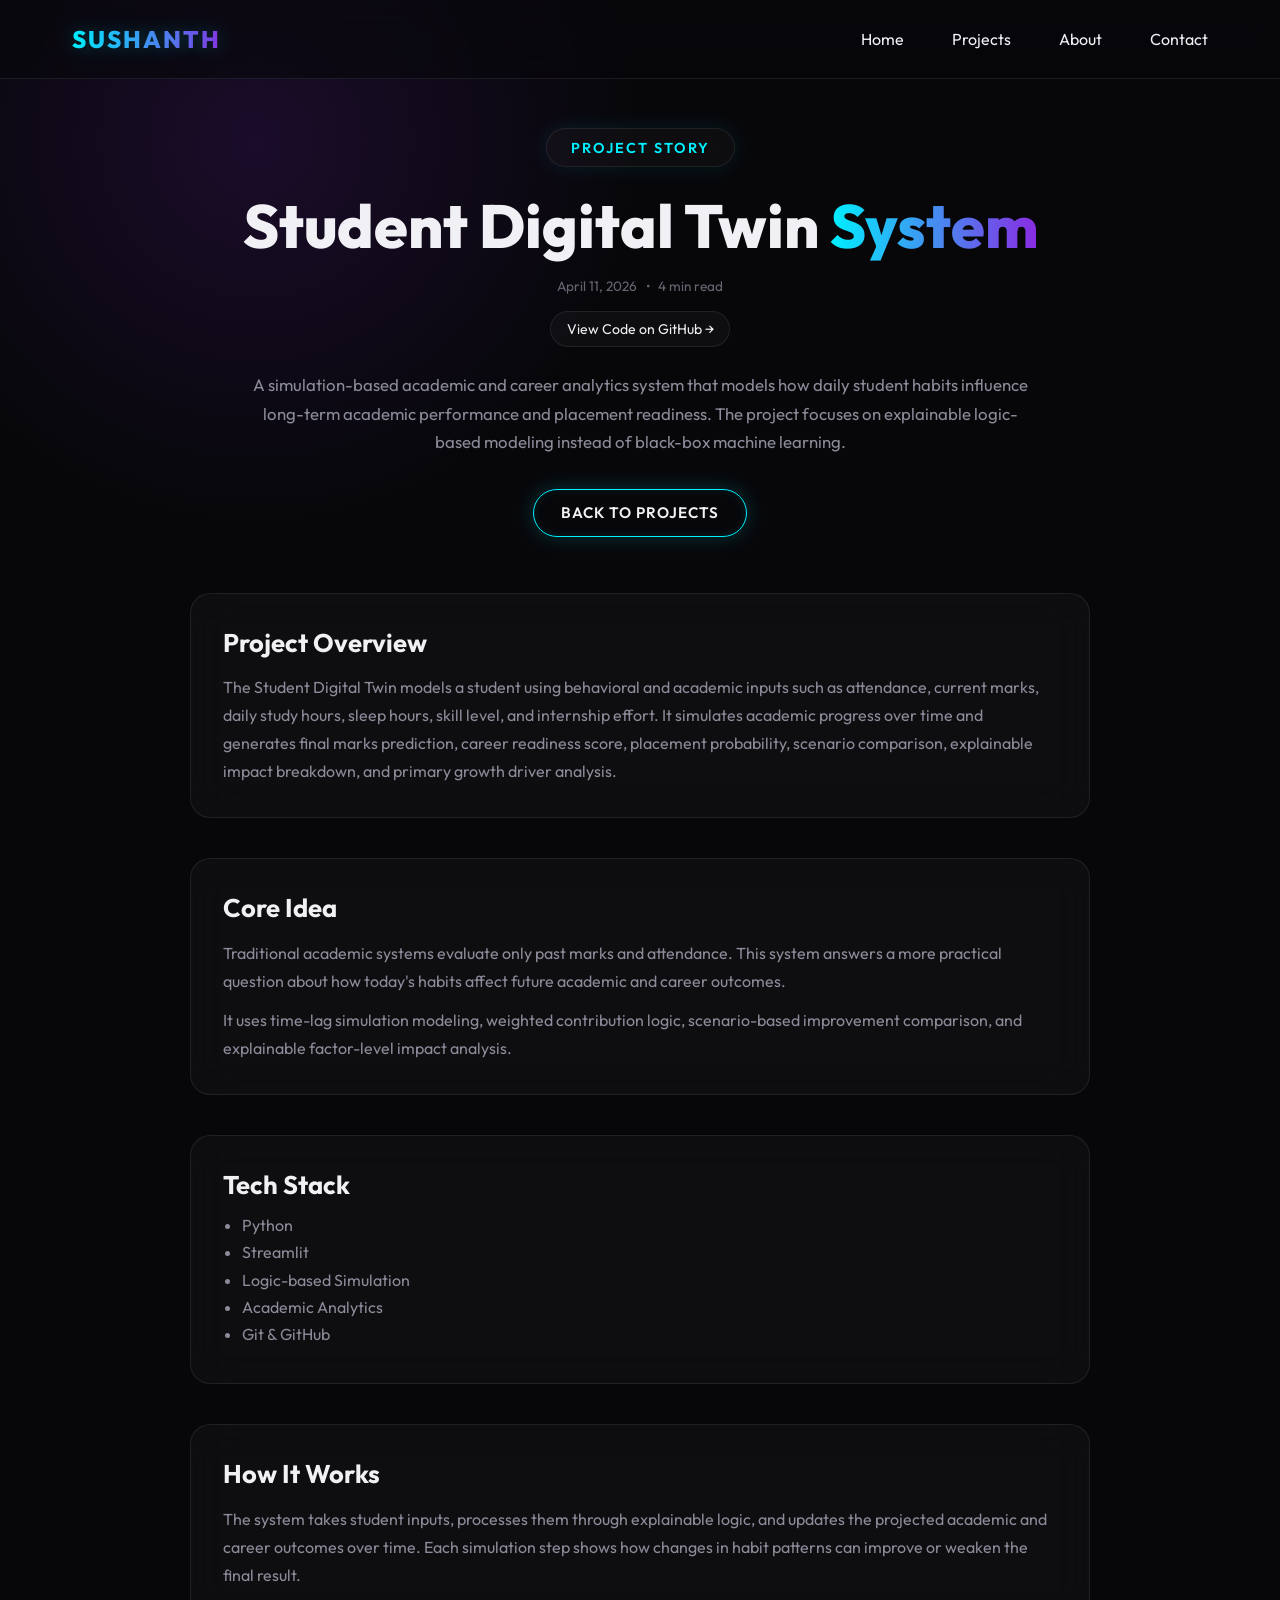
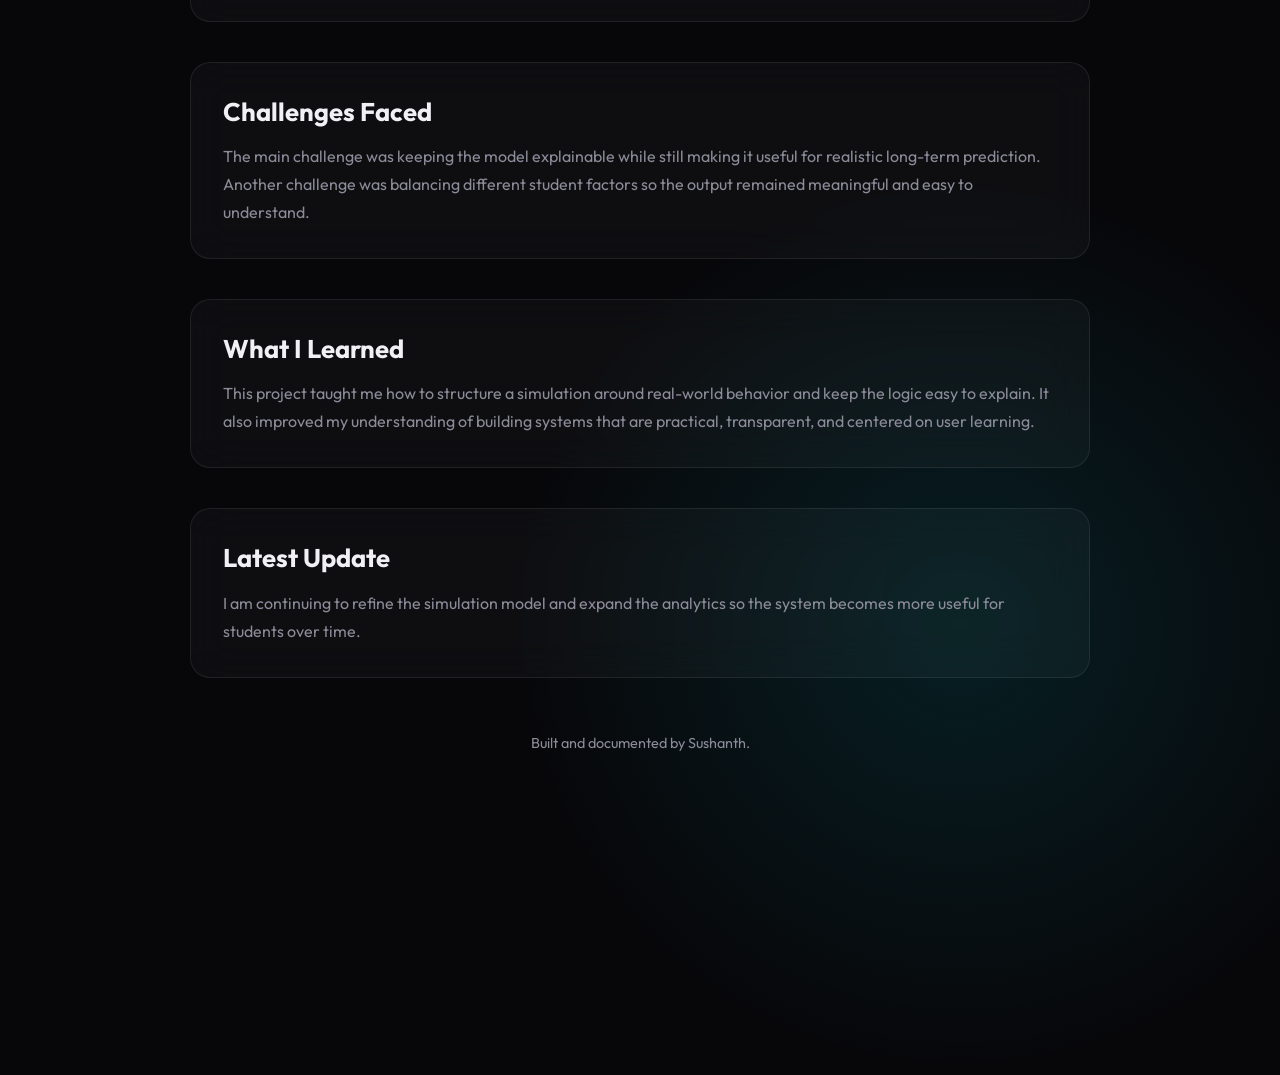
<file: student-digital-twin.html>
<!DOCTYPE html>
<html lang="en">
<head>
	<meta charset="UTF-8">
	<meta name="viewport" content="width=device-width, initial-scale=1.0">
	<title>Student Digital Twin System | Project Story</title>
	<link rel="preconnect" href="https://fonts.googleapis.com">
	<link rel="preconnect" href="https://fonts.gstatic.com" crossorigin>
	<link href="https://fonts.googleapis.com/css2?family=Outfit:wght@300;400;600;800&display=swap" rel="stylesheet">
	<link rel="stylesheet" href="project-page.css">
</head>
<body>
	<nav aria-label="Primary navigation">
		<div class="nav-container">
			<a href="index.html" class="logo">Sushanth</a>
			<button
				class="menu-toggle"
				type="button"
				aria-expanded="false"
				aria-controls="primary-nav-links"
				data-menu-toggle
			>
				Menu
			</button>
			<div class="nav-links" id="primary-nav-links" data-nav-links>
				<a href="index.html#home">Home</a>
				<a href="index.html#posts">Projects</a>
				<a href="index.html#about">About</a>
				<a href="index.html#contact">Contact</a>
			</div>
		</div>
	</nav>

	<main class="container post-page" id="top">
		<article>
			<header data-reveal>
				<div class="hero-badge">Project Story</div>
				<h1 class="post-title">Student Digital Twin <span class="text-gradient">System</span></h1>
				<p class="post-meta">
					<time datetime="2026-04-11">April 11, 2026</time>
					<span aria-hidden="true">•</span>
					<span>4 min read</span>
				</p>
				<div class="project-links" aria-label="Project links">
					<a href="https://github.com/sushxnth17/student-digital-twin" target="_blank" rel="noopener noreferrer">View Code on GitHub &rarr;</a>
				</div>
				<p class="post-intro">
					A simulation-based academic and career analytics system that models how daily student habits influence long-term academic performance and placement readiness.
					The project focuses on explainable logic-based modeling instead of black-box machine learning.
				</p>
				<a href="index.html#posts" class="btn">Back to Projects</a>
			</header>

			<section class="info-section" data-reveal>
				<div class="info-wrap">
					<h2>Project Overview</h2>
					<p>
						The Student Digital Twin models a student using behavioral and academic inputs such as attendance, current marks, daily study hours, sleep hours, skill level, and internship effort.
						It simulates academic progress over time and generates final marks prediction, career readiness score, placement probability, scenario comparison, explainable impact breakdown, and primary growth driver analysis.
					</p>
				</div>
			</section>

			<section class="info-section" data-reveal>
				<div class="info-wrap">
					<h2>Core Idea</h2>
					<p>
						Traditional academic systems evaluate only past marks and attendance.
						This system answers a more practical question about how today's habits affect future academic and career outcomes.
					</p>
					<p>
						It uses time-lag simulation modeling, weighted contribution logic, scenario-based improvement comparison, and explainable factor-level impact analysis.
					</p>
				</div>
			</section>

			<section class="info-section" data-reveal>
				<div class="info-wrap">
					<h2>Tech Stack</h2>
					<ul class="tech-stack-list">
						<li>Python</li>
						<li>Streamlit</li>
						<li>Logic-based Simulation</li>
						<li>Academic Analytics</li>
						<li>Git & GitHub</li>
					</ul>
				</div>
			</section>

			<section class="info-section" data-reveal>
				<div class="info-wrap">
					<h2>How It Works</h2>
					<p>
						The system takes student inputs, processes them through explainable logic, and updates the projected academic and career outcomes over time.
						Each simulation step shows how changes in habit patterns can improve or weaken the final result.
					</p>
				</div>
			</section>

			<section class="info-section" data-reveal>
				<div class="info-wrap">
					<h2>Challenges Faced</h2>
					<p>
						The main challenge was keeping the model explainable while still making it useful for realistic long-term prediction.
						Another challenge was balancing different student factors so the output remained meaningful and easy to understand.
					</p>
				</div>
			</section>

			<section class="info-section" data-reveal>
				<div class="info-wrap">
					<h2>What I Learned</h2>
					<p>
						This project taught me how to structure a simulation around real-world behavior and keep the logic easy to explain.
						It also improved my understanding of building systems that are practical, transparent, and centered on user learning.
					</p>
				</div>
			</section>

			<section class="info-section" data-reveal>
				<div class="info-wrap">
					<h2>Latest Update</h2>
					<p>
						I am continuing to refine the simulation model and expand the analytics so the system becomes more useful for students over time.
					</p>
				</div>
			</section>
		</article>

		<p class="footer-note">Built and documented by Sushanth.</p>
	</main>

	<script src="script.js" defer></script>
</body>
</html>
</file>
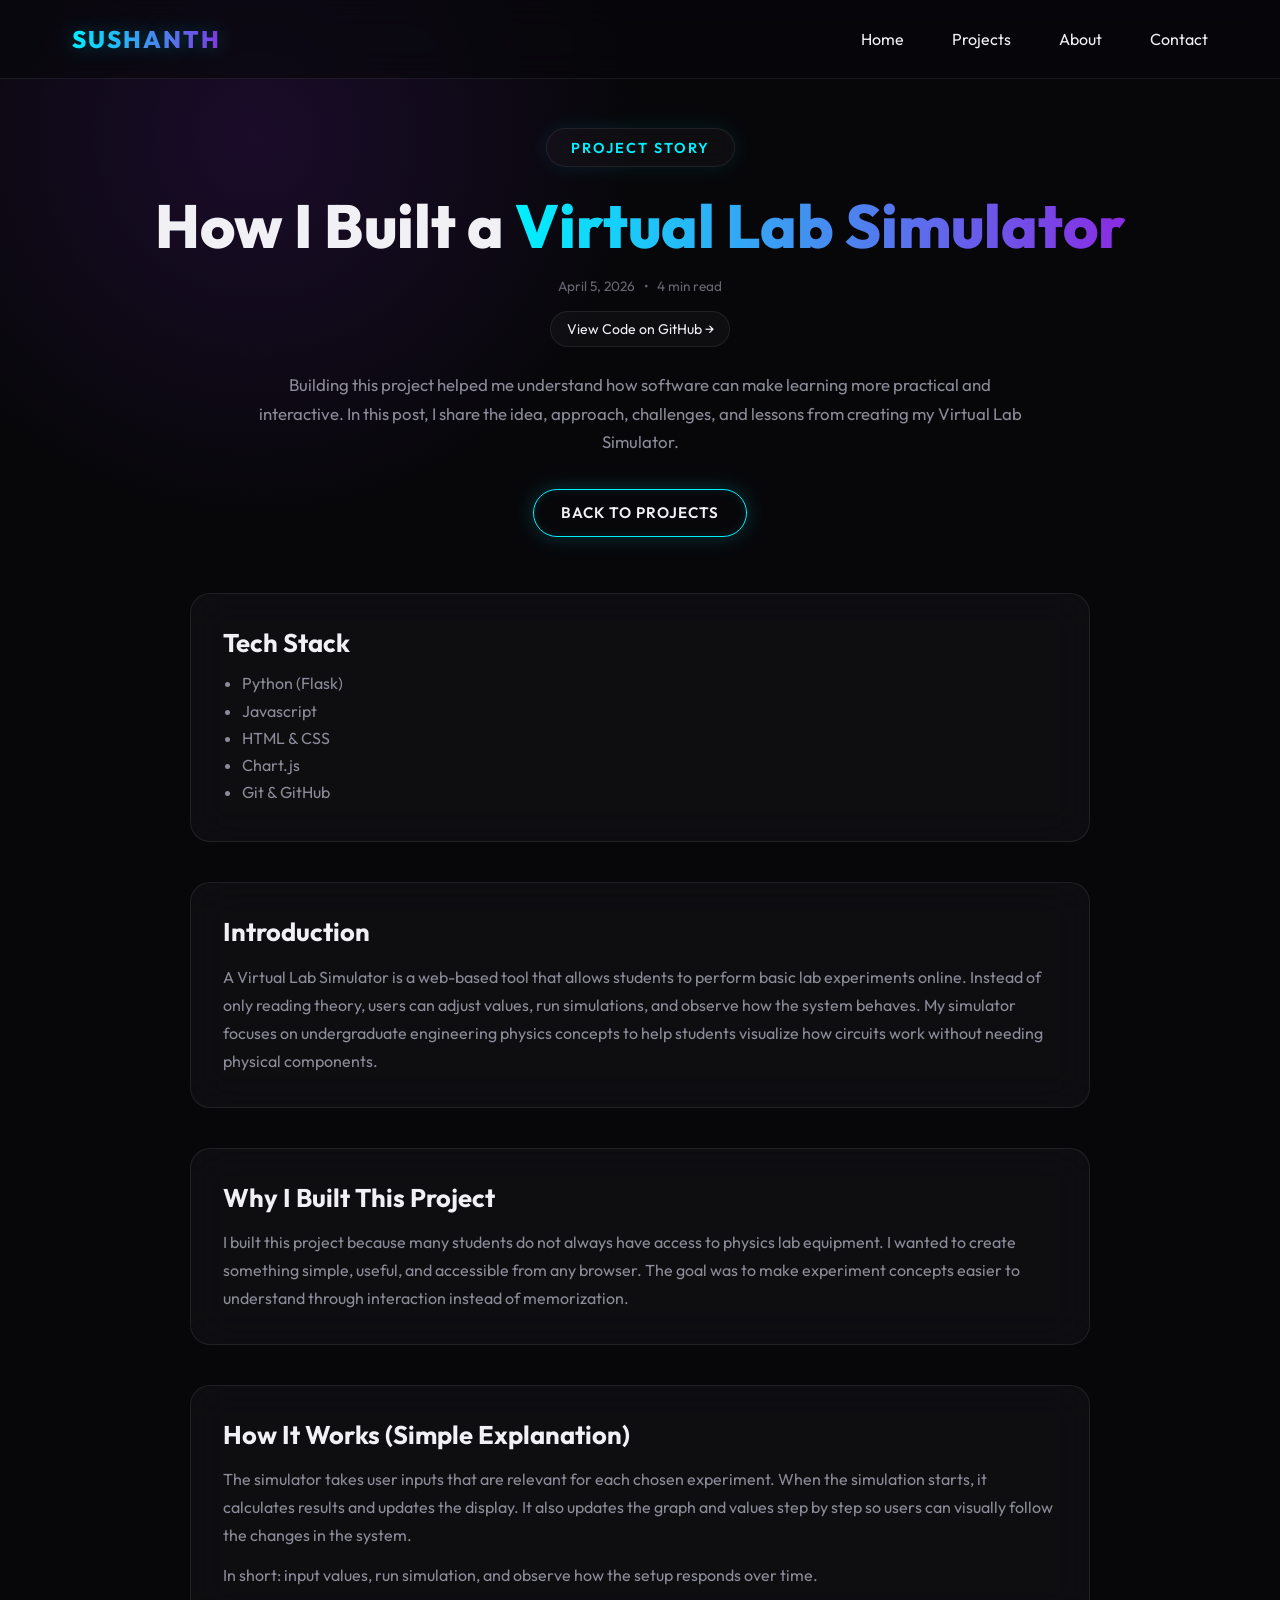
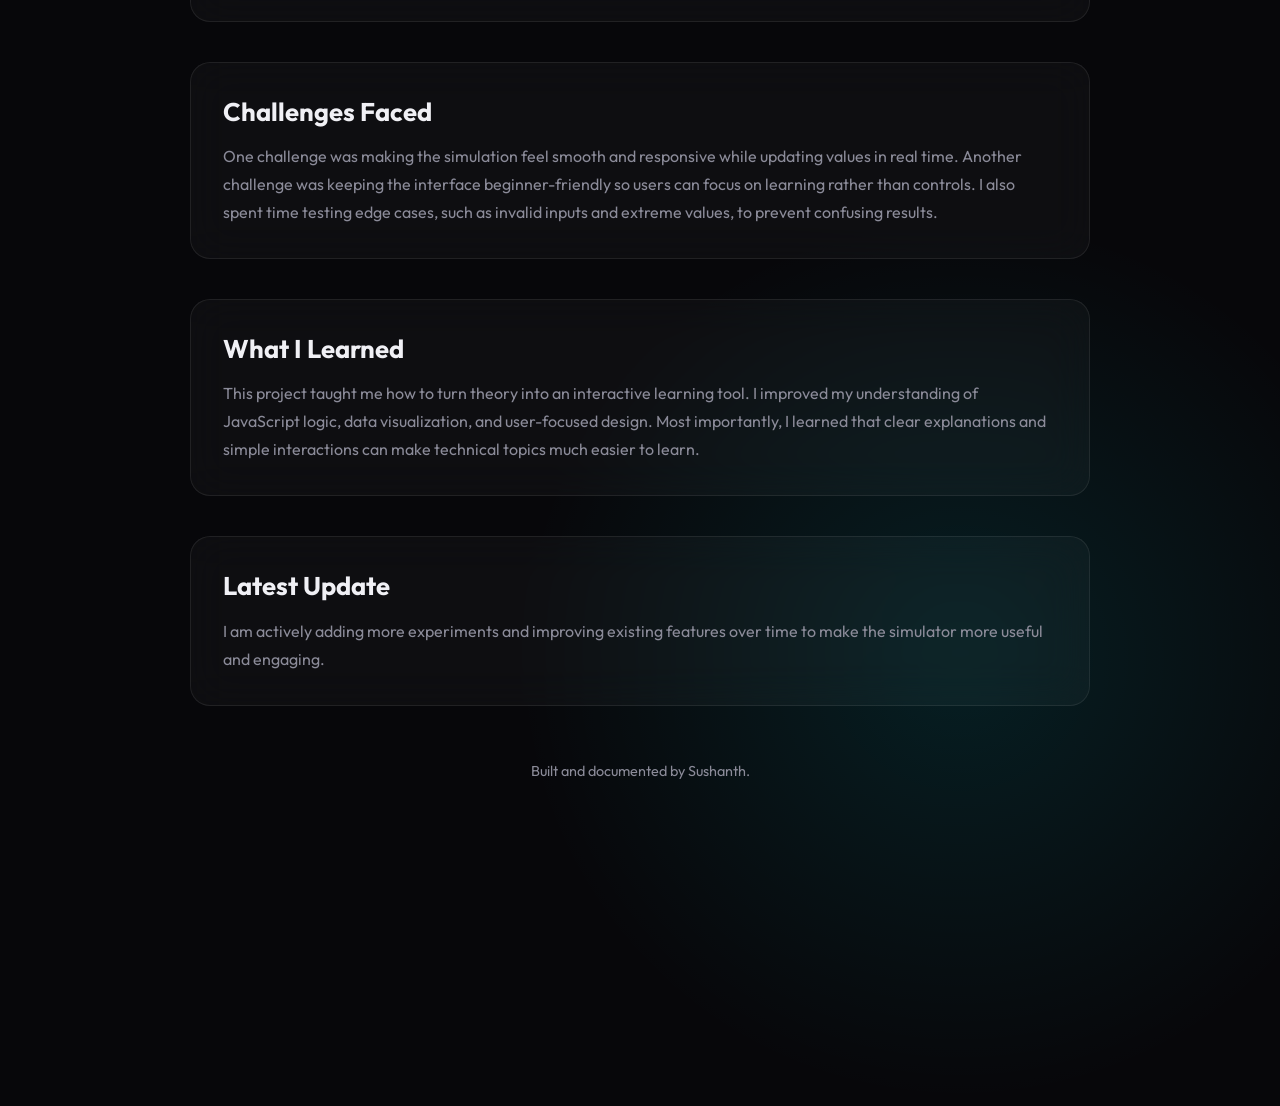
<file: virtual-lab.html>
<!DOCTYPE html>
<html lang="en">
<head>
	<meta charset="UTF-8">
	<meta name="viewport" content="width=device-width, initial-scale=1.0">
	<title>How I Built a Virtual Lab Simulator</title>
	<link rel="preconnect" href="https://fonts.googleapis.com">
	<link rel="preconnect" href="https://fonts.gstatic.com" crossorigin>
	<link href="https://fonts.googleapis.com/css2?family=Outfit:wght@300;400;600;800&display=swap" rel="stylesheet">
	<link rel="stylesheet" href="project-page.css">
</head>
<body>
	<nav aria-label="Primary navigation">
		<div class="nav-container">
			<a href="index.html" class="logo">Sushanth</a>
			<button
				class="menu-toggle"
				type="button"
				aria-expanded="false"
				aria-controls="primary-nav-links"
				data-menu-toggle
			>
				Menu
			</button>
			<div class="nav-links" id="primary-nav-links" data-nav-links>
				<a href="index.html#home">Home</a>
				<a href="index.html#posts">Projects</a>
				<a href="index.html#about">About</a>
				<a href="index.html#contact">Contact</a>
			</div>
		</div>
	</nav>

	<main class="container post-page" id="top">
		<article>
			<header data-reveal>
				<div class="hero-badge">Project Story</div>
				<h1 class="post-title">How I Built a <span class="text-gradient">Virtual Lab Simulator</span></h1>
				<p class="post-meta">
					<time datetime="2026-04-05">April 5, 2026</time>
					<span aria-hidden="true">•</span>
					<span>4 min read</span>
				</p>
				<div class="project-links" aria-label="Project links">
					<a href="https://github.com/sushxnth17/virtual-physics-lab" target="_blank" rel="noopener noreferrer">View Code on GitHub &rarr;</a>
					
				</div>
				<p class="post-intro">
					Building this project helped me understand how software can make learning more practical and interactive.
					In this post, I share the idea, approach, challenges, and lessons from creating my Virtual Lab Simulator.
				</p>
				<a href="index.html#posts" class="btn">Back to Projects</a>
			</header>

			<section class="info-section" data-reveal>
				<div class="info-wrap">
					<h2>Tech Stack</h2>
					<ul class="tech-stack-list">
						<li>Python (Flask)</li>
						<li>Javascript</li>
						<li>HTML & CSS</li>
						<li>Chart.js</li>
						<li>Git & GitHub</li>
					</ul>
				</div>
			</section>

			<section class="info-section" data-reveal>
				<div class="info-wrap">
					<h2>Introduction</h2>
					<p>
						A Virtual Lab Simulator is a web-based tool that allows students to perform basic lab experiments online.
						Instead of only reading theory, users can adjust values, run simulations, and observe how the system behaves.
						My simulator focuses on undergraduate engineering physics concepts to help students visualize how circuits work without needing physical components.
					</p>
				</div>
			</section>

			<section class="info-section" data-reveal>
				<div class="info-wrap">
					<h2>Why I Built This Project</h2>
					<p>
						I built this project because many students do not always have access to physics lab equipment.
						I wanted to create something simple, useful, and accessible from any browser.
						The goal was to make experiment concepts easier to understand through interaction instead of memorization.
					</p>
				</div>
			</section>

			<section class="info-section" data-reveal>
				<div class="info-wrap">
					<h2>How It Works (Simple Explanation)</h2>
					<p>
						The simulator takes user inputs that are relevant for each chosen experiment.
						When the simulation starts, it calculates results and updates the display.
						It also updates the graph and values step by step so users can visually follow the changes in the system.
					</p>
					<p>
						In short: input values, run simulation, and observe how the setup responds over time.
					</p>
				</div>
			</section>

			<section class="info-section" data-reveal>
				<div class="info-wrap">
					<h2>Challenges Faced</h2>
					<p>
						One challenge was making the simulation feel smooth and responsive while updating values in real time.
						Another challenge was keeping the interface beginner-friendly so users can focus on learning rather than controls.
						I also spent time testing edge cases, such as invalid inputs and extreme values, to prevent confusing results.
					</p>
				</div>
			</section>

			<section class="info-section" data-reveal>
				<div class="info-wrap">
					<h2>What I Learned</h2>
					<p>
						This project taught me how to turn theory into an interactive learning tool.
						I improved my understanding of JavaScript logic, data visualization, and user-focused design.
						Most importantly, I learned that clear explanations and simple interactions can make technical topics much easier to learn.
					</p>
				</div>
			</section>

			<section class="info-section" data-reveal>
				<div class="info-wrap">
					<h2>Latest Update</h2>
					<p>
						I am actively adding more experiments and improving existing features over time to make the simulator more useful and engaging.
					</p>
				</div>
			</section>
		</article>

		<p class="footer-note">Built and documented by Sushanth.</p>
	</main>

	<script src="script.js" defer></script>
</body>
</html>
</file>
<file: style.css>
:root {
	--bg: #121212;
	--surface: #1d1d1d;
	--text: #f2f2f2;
	--muted: #b8b8b8;
	--border: #2f2f2f;
	--accent: #7dd3fc;
}

* {
	box-sizing: border-box;
}

body {
	margin: 0;
	font-family: "Segoe UI", Tahoma, Geneva, Verdana, sans-serif;
	background: var(--bg);
	color: var(--text);
	line-height: 1.6;
}

a {
	color: var(--accent);
	text-decoration: none;
	transition: color 0.2s ease, opacity 0.2s ease;
}

a:hover,
a:focus-visible {
	color: #b5e8ff;
	opacity: 0.95;
}

main,
.site-header,
.page-header,
.post-header,
.post-footer {
	width: min(960px, 92%);
	margin: 0 auto;
}

.site-header,
.page-header,
.post-header {
	padding: 1.25rem 0;
}

.navbar {
	display: flex;
	align-items: center;
	justify-content: space-between;
	gap: 1rem;
}

.logo {
	font-size: 1.1rem;
	font-weight: 700;
	color: var(--text);
}

.nav-links,
.contact-links {
	display: flex;
	align-items: center;
	gap: 1rem;
	list-style: none;
	margin: 0;
	padding: 0;
}

.page-nav {
	margin-top: 0.5rem;
}

section {
	padding: 2.25rem 0;
	margin-bottom: 0.5rem;
}

h1,
h2,
h3 {
	line-height: 1.25;
	margin-top: 0;
}

p {
	margin: 0.75rem 0 0;
	color: var(--muted);
}

.project-card,
.blog-card {
	background: var(--surface);
	border: 1px solid var(--border);
	border-radius: 10px;
	padding: 1rem;
	margin-top: 1rem;
	transition: transform 0.25s ease, box-shadow 0.25s ease, border-color 0.25s ease;
}

.project-card:hover,
.blog-card:hover {
	transform: scale(1.02);
	border-color: #3a3a3a;
	box-shadow: 0 12px 28px rgba(0, 0, 0, 0.4), 0 0 22px rgba(125, 211, 252, 0.18);
}

.blog-list {
	padding-top: 1rem;
}

.read-more,
.project-card a {
	display: inline-block;
	margin-top: 0.85rem;
	padding: 0.4rem 0.75rem;
	border: 1px solid var(--border);
	border-radius: 6px;
	background: #242424;
}

.read-more:hover,
.read-more:focus-visible,
.project-card a:hover,
.project-card a:focus-visible {
	background: #2e2e2e;
}

.post-meta {
	margin-top: 0.45rem;
	color: var(--muted);
	font-size: 0.88rem;
	opacity: 0.72;
	display: flex;
	align-items: center;
	gap: 0.5rem;
}

.post-content p {
	margin-top: 1rem;
}

.project-links {
	width: min(960px, 92%);
	margin: 0.75rem auto 1.4rem;
	display: flex;
	gap: 0.8rem;
	flex-wrap: wrap;
}

.project-links a {
	display: inline-block;
	padding: 0.45rem 0.85rem;
	border: 1px solid var(--border);
	border-radius: 999px;
	background: #242424;
	font-size: 0.9rem;
	color: var(--text);
	transition: transform 0.2s ease, border-color 0.2s ease, background-color 0.2s ease;
}

.project-links a:hover,
.project-links a:focus-visible {
	transform: translateY(-1px);
	border-color: #4a4a4a;
	background: #2e2e2e;
	color: #fff;
}

.post-footer {
	padding: 1rem 0 2rem;
}

@media (max-width: 700px) {
	.navbar {
		flex-direction: column;
		align-items: flex-start;
	}

	.nav-links,
	.contact-links {
		flex-wrap: wrap;
		gap: 0.75rem;
	}

	section {
		padding: 1.5rem 0;
	}
}

/* Glow effect */
.glow {
	box-shadow: 0 0 15px rgba(0, 255, 255, 0.5);
}

/* Glass effect */
.glass {
	background: rgba(255, 255, 255, 0.05);
	backdrop-filter: blur(10px);
	border-radius: 12px;
	border: 1px solid rgba(255, 255, 255, 0.1);
}

/* Gradient text */
.gradient-text {
	background: linear-gradient(90deg, #00f0ff, #a100ff);
	-webkit-background-clip: text;
	background-clip: text;
	-webkit-text-fill-color: transparent;
}
</file>
<file: project-page.css>
:root {
    --bg-dark: #07070a;
    --text-light: #f0f0f5;
    --text-muted: #8b8b99;
    --neon-blue: #00f0ff;
    --neon-purple: #8a2be2;
    --glass-bg: rgba(255, 255, 255, 0.03);
    --glass-border: rgba(255, 255, 255, 0.08);
    --glow-gradient: linear-gradient(90deg, var(--neon-blue), var(--neon-purple));
}

* {
    margin: 0;
    padding: 0;
    box-sizing: border-box;
}

html {
    scroll-behavior: smooth;
}

body {
    font-family: 'Outfit', sans-serif;
    background-color: var(--bg-dark);
    color: var(--text-light);
    min-height: 100vh;
    overflow-x: hidden;
    display: flex;
    flex-direction: column;
    align-items: center;
    position: relative;
}

body::before {
    content: '';
    position: absolute;
    top: -10%;
    left: -10%;
    width: 60vw;
    height: 60vw;
    border-radius: 50%;
    background: radial-gradient(circle, rgba(138, 43, 226, 0.15) 0%, rgba(0, 0, 0, 0) 70%);
    z-index: -1;
    pointer-events: none;
}

body::after {
    content: '';
    position: absolute;
    bottom: -10%;
    right: -10%;
    width: 70vw;
    height: 70vw;
    border-radius: 50%;
    background: radial-gradient(circle, rgba(0, 240, 255, 0.1) 0%, rgba(0, 0, 0, 0) 70%);
    z-index: -1;
    pointer-events: none;
}

a {
    text-decoration: none;
    color: inherit;
}

.container {
    width: 100%;
    max-width: 1200px;
    padding: 0 2rem 5rem;
    display: flex;
    flex-direction: column;
    align-items: center;
}

nav {
    width: 100%;
    padding: 1.5rem 0;
    display: flex;
    justify-content: space-between;
    align-items: center;
    position: fixed;
    top: 0;
    z-index: 100;
    backdrop-filter: blur(16px);
    -webkit-backdrop-filter: blur(16px);
    background: rgba(7, 7, 10, 0.6);
    border-bottom: 1px solid var(--glass-border);
}

.nav-container {
    width: 100%;
    max-width: 1200px;
    margin: 0 auto;
    padding: 0 2rem;
    display: flex;
    justify-content: space-between;
    align-items: center;
}

.logo {
    font-size: 1.5rem;
    font-weight: 800;
    letter-spacing: 2px;
    text-transform: uppercase;
    background: var(--glow-gradient);
    -webkit-background-clip: text;
    background-clip: text;
    color: transparent;
    text-shadow: 0 0 20px rgba(0, 240, 255, 0.3);
}

.nav-links {
    display: flex;
    gap: 3rem;
}

.menu-toggle {
    display: none;
    background: transparent;
    border: 1px solid var(--glass-border);
    color: var(--text-light);
    border-radius: 8px;
    padding: 0.4rem 0.7rem;
    font-size: 1rem;
    cursor: pointer;
}

.nav-links a {
    font-size: 1rem;
    font-weight: 400;
    color: var(--text-light);
    transition: all 0.3s ease;
    position: relative;
}

.nav-links a:hover {
    color: var(--neon-blue);
    text-shadow: 0 0 10px rgba(0, 240, 255, 0.6);
}

.nav-links a::after {
    content: '';
    position: absolute;
    bottom: -6px;
    left: 0;
    width: 0;
    height: 2px;
    background: var(--glow-gradient);
    transition: width 0.3s ease;
    box-shadow: 0 0 10px var(--neon-purple);
}

.nav-links a:hover::after {
    width: 100%;
}

.post-page {
    width: 100%;
    padding-top: 8rem;
}

.hero-badge {
    width: fit-content;
    margin: 0 auto 1.5rem;
    background: var(--glass-bg);
    border: 1px solid var(--glass-border);
    padding: 0.6rem 1.5rem;
    border-radius: 30px;
    backdrop-filter: blur(10px);
    font-size: 0.9rem;
    font-weight: 600;
    letter-spacing: 2px;
    color: var(--neon-blue);
    box-shadow: 0 0 20px rgba(0, 240, 255, 0.1);
    text-transform: uppercase;
}

.post-title {
    text-align: center;
    font-size: clamp(2rem, 5vw, 3.8rem);
    line-height: 1.15;
    font-weight: 800;
    margin-bottom: 1rem;
}

.text-gradient {
    background: var(--glow-gradient);
    -webkit-background-clip: text;
    background-clip: text;
    color: transparent;
}

.post-intro {
    max-width: 780px;
    margin: 0 auto 2rem;
    text-align: center;
    color: var(--text-muted);
    line-height: 1.7;
    font-size: 1.05rem;
}

.post-meta {
    margin: 0 auto 1rem;
    width: fit-content;
    display: flex;
    align-items: center;
    gap: 0.55rem;
    color: var(--text-muted);
    font-size: 0.85rem;
    opacity: 0.72;
}

.project-links {
    width: fit-content;
    margin: 0 auto 1.5rem;
    display: flex;
    flex-wrap: wrap;
    justify-content: center;
    gap: 0.75rem;
}

.project-links a {
    border: 1px solid var(--glass-border);
    border-radius: 999px;
    padding: 0.5rem 0.95rem;
    color: var(--text-light);
    background: var(--glass-bg);
    font-size: 0.88rem;
    transition: all 0.25s ease;
}

.project-links a:hover {
    color: var(--neon-blue);
    border-color: rgba(0, 240, 255, 0.45);
    box-shadow: 0 0 16px rgba(0, 240, 255, 0.2);
}

.btn {
    display: block;
    width: fit-content;
    margin: 0 auto 2.5rem;
    padding: 0.85rem 1.7rem;
    font-size: 0.95rem;
    font-weight: 600;
    border-radius: 30px;
    background: transparent;
    color: var(--text-light);
    border: 1px solid var(--neon-blue);
    position: relative;
    overflow: hidden;
    transition: all 0.4s ease;
    cursor: pointer;
    z-index: 1;
    text-transform: uppercase;
    letter-spacing: 1px;
    box-shadow: 0 0 20px rgba(0, 240, 255, 0.2), inset 0 0 10px rgba(0, 240, 255, 0.1);
}

.btn::before {
    content: '';
    position: absolute;
    top: 0;
    left: 0;
    width: 0;
    height: 100%;
    background: var(--glow-gradient);
    z-index: -1;
    transition: width 0.4s ease;
}

.btn:hover {
    border-color: transparent;
    box-shadow: 0 0 30px rgba(138, 43, 226, 0.6);
    color: #fff;
}

.btn:hover::before {
    width: 100%;
}

.info-section {
    width: 100%;
    padding: 1rem 0;
    margin-bottom: 0.5rem;
}

.info-wrap {
    width: 100%;
    max-width: 900px;
    margin: 0 auto;
    background: var(--glass-bg);
    border: 1px solid var(--glass-border);
    border-radius: 20px;
    padding: 2rem;
    backdrop-filter: blur(20px);
    -webkit-backdrop-filter: blur(20px);
    transition: border-color 0.3s ease, box-shadow 0.3s ease;
}

.info-wrap:hover {
    border-color: rgba(255, 255, 255, 0.15);
    box-shadow: 0 0 30px rgba(0, 240, 255, 0.08);
}

.info-wrap h2 {
    font-size: 1.6rem;
    margin-bottom: 0.9rem;
}

.info-wrap p {
    color: var(--text-muted);
    line-height: 1.75;
    margin-top: 0.7rem;
}

.tech-stack-list {
    margin-top: 0.9rem;
    padding-left: 1.2rem;
    color: var(--text-muted);
}

.tech-stack-list li {
    margin-bottom: 0.45rem;
}

.footer-note {
    margin-top: 2rem;
    text-align: center;
    color: var(--text-muted);
    font-size: 0.9rem;
}

@media (max-width: 768px) {
    .menu-toggle {
        display: inline-block;
    }

    .nav-links {
        display: none;
        position: absolute;
        top: 100%;
        left: 0;
        right: 0;
        padding: 1rem 2rem;
        background: rgba(7, 7, 10, 0.95);
        border-bottom: 1px solid var(--glass-border);
        flex-direction: column;
        gap: 1rem;
    }

    .nav-links.is-open {
        display: flex;
    }

    .post-page {
        padding-top: 7rem;
    }

    .info-wrap {
        padding: 1.3rem;
    }
}
</file>
